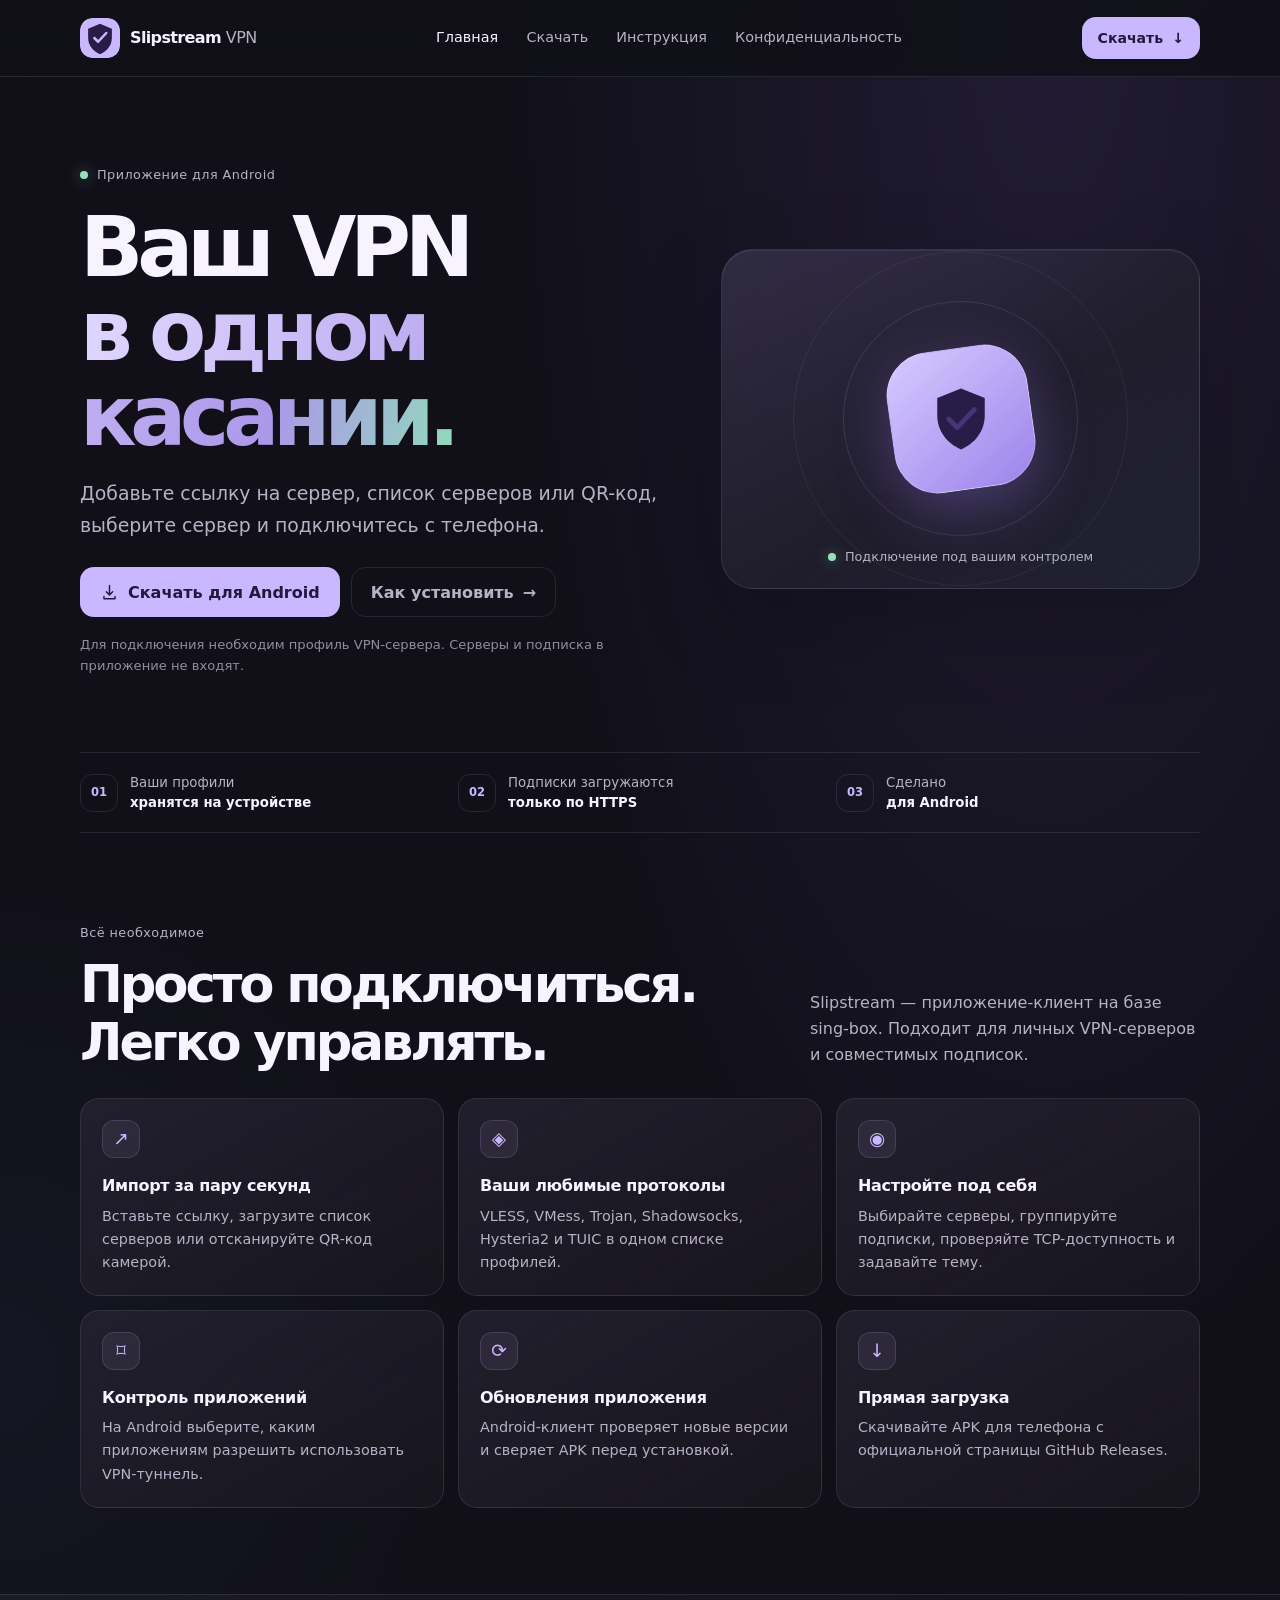
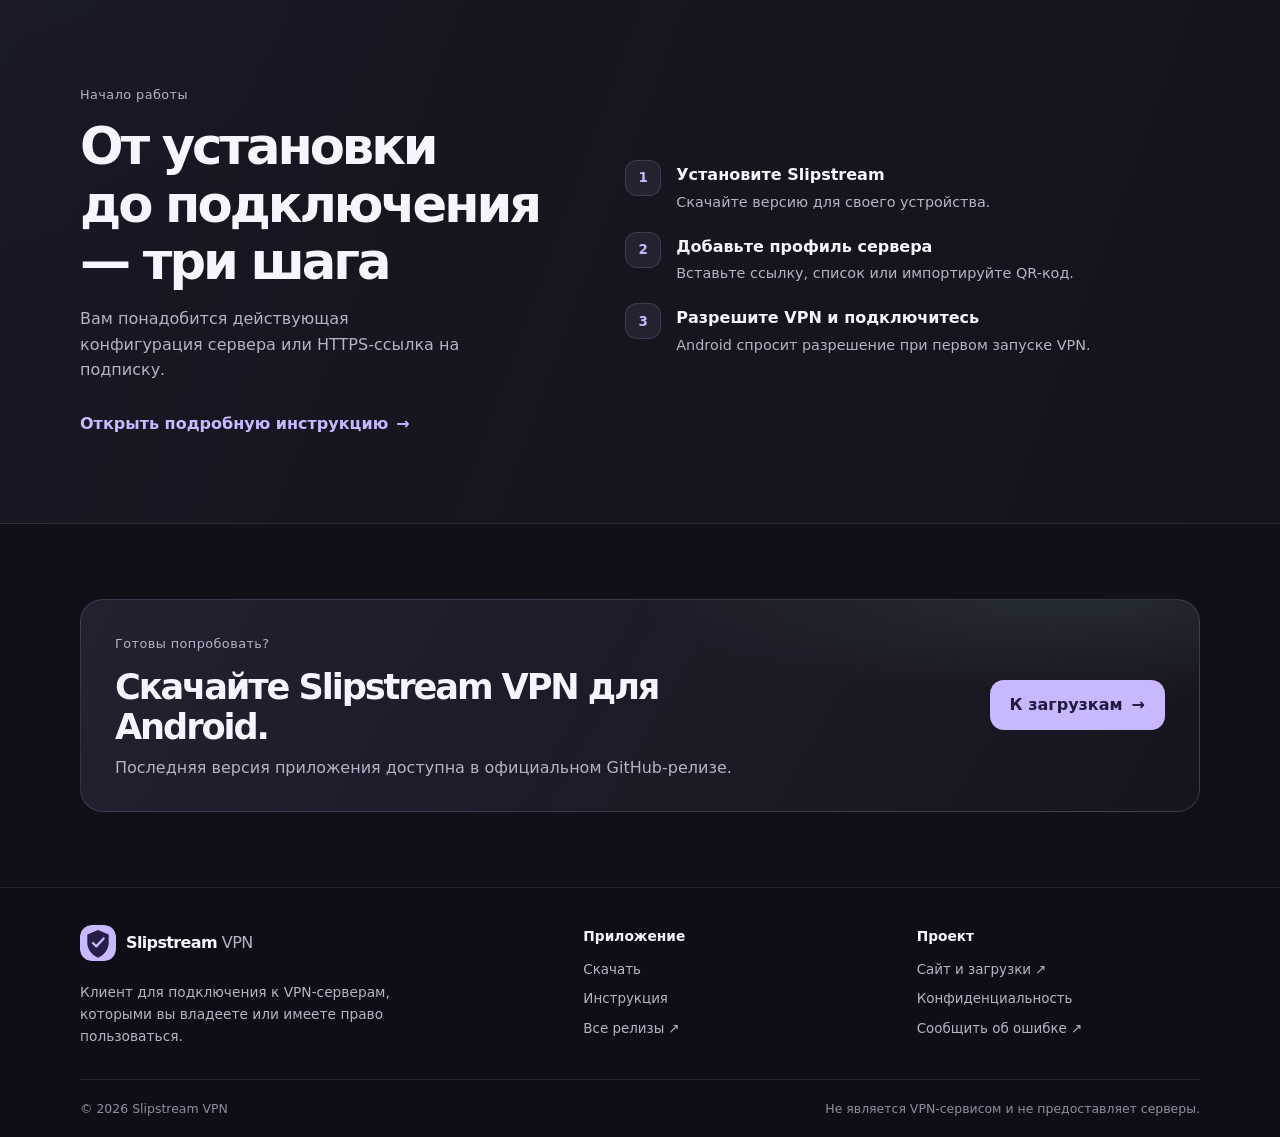
<file: index.html>
<!doctype html>
<html lang="ru">
<head>
  <meta charset="utf-8">
  <meta name="viewport" content="width=device-width, initial-scale=1">
  <meta name="theme-color" content="#111019">
  <meta name="description" content="Slipstream VPN для Android — добавьте свой сервер или подписку и подключайтесь одним нажатием.">
  <meta property="og:type" content="website">
  <meta property="og:title" content="Slipstream VPN — ваш VPN-клиент">
  <meta property="og:description" content="Скачайте приложение, добавьте профиль своего сервера и подключитесь в одно касание.">
  <title>Slipstream VPN — ваш VPN-клиент</title>
  <link rel="icon" href="favicon.svg" type="image/svg+xml">
  <link rel="stylesheet" href="styles.css">
  <script src="app.js" defer></script>
</head>
<body>
  <header class="site-header">
    <div class="container header-inner">
      <a class="brand" href="index.html" aria-label="Slipstream VPN — главная">
        <img src="favicon.svg" alt="" width="40" height="40">
        <span>Slipstream <span class="brand-light">VPN</span></span>
      </a>
      <details class="mobile-nav">
        <summary aria-label="Открыть меню"><span></span><span></span><span></span></summary>
        <nav class="nav nav-mobile" aria-label="Основная навигация">
          <a aria-current="page" href="index.html">Главная</a>
          <a href="downloads.html">Скачать</a>
          <a href="guide.html">Инструкция</a>
          <a href="privacy.html">Конфиденциальность</a>
        </nav>
      </details>
      <nav class="nav nav-desktop" aria-label="Основная навигация">
        <a aria-current="page" href="index.html">Главная</a>
        <a href="downloads.html">Скачать</a>
        <a href="guide.html">Инструкция</a>
        <a href="privacy.html">Конфиденциальность</a>
      </nav>
      <a class="button button-small button-primary header-cta" href="downloads.html">Скачать <span aria-hidden="true">↓</span></a>
    </div>
  </header>

  <main>
    <section class="container hero">
      <div class="hero-copy">
        <span class="eyebrow"><span class="status-dot"></span> Приложение для Android</span>
        <h1>Ваш VPN<br><span class="text-gradient">в одном касании.</span></h1>
        <p class="lead">Добавьте ссылку на сервер, список серверов или QR-код, выберите сервер и подключитесь с телефона.</p>
        <div class="hero-actions">
          <a class="button button-primary" href="downloads.html">
            <svg viewBox="0 0 24 24" fill="none" aria-hidden="true"><path d="M12 3v12m0 0 4-4m-4 4-4-4M5 17v3h14v-3" stroke="currentColor" stroke-width="1.8" stroke-linecap="round" stroke-linejoin="round"/></svg>
            Скачать для Android
          </a>
          <a class="button button-quiet" href="guide.html">
            Как установить <span aria-hidden="true">→</span>
          </a>
        </div>
        <p class="micro-copy">Для подключения необходим профиль VPN-сервера. Серверы и подписка в приложение не входят.</p>
      </div>
      <div class="hero-visual" aria-hidden="true">
        <div class="orbit orbit-one"></div>
        <div class="orbit orbit-two"></div>
        <div class="hero-shield">
          <svg viewBox="0 0 80 80" fill="none"><path d="M40 8 15 18v18c0 17 10.4 29.5 25 36 14.6-6.5 25-19 25-36V18L40 8Z" fill="currentColor"/><path d="m27 40 9 9 18-19" stroke="#483576" stroke-width="5" stroke-linecap="round" stroke-linejoin="round"/></svg>
        </div>
        <div class="visual-caption"><span class="status-dot"></span> Подключение под вашим контролем</div>
      </div>
    </section>

    <section class="container trust-strip" aria-label="Основные сведения">
      <div><span class="trust-icon">01</span><span>Ваши профили<br><strong>хранятся на устройстве</strong></span></div>
      <div><span class="trust-icon">02</span><span>Подписки загружаются<br><strong>только по HTTPS</strong></span></div>
      <div><span class="trust-icon">03</span><span>Сделано<br><strong>для Android</strong></span></div>
    </section>

    <section class="section container" aria-labelledby="features-title">
      <div class="section-heading">
        <div><span class="eyebrow">Всё необходимое</span><h2 id="features-title">Просто подключиться.<br>Легко управлять.</h2></div>
        <p>Slipstream — приложение-клиент на базе sing-box. Подходит для личных VPN-серверов и совместимых подписок.</p>
      </div>
      <div class="feature-grid">
        <article class="feature-card"><span class="feature-icon">↗</span><h3>Импорт за пару секунд</h3><p>Вставьте ссылку, загрузите список серверов или отсканируйте QR-код камерой.</p></article>
        <article class="feature-card"><span class="feature-icon">◈</span><h3>Ваши любимые протоколы</h3><p>VLESS, VMess, Trojan, Shadowsocks, Hysteria2 и TUIC в одном списке профилей.</p></article>
        <article class="feature-card"><span class="feature-icon">◉</span><h3>Настройте под себя</h3><p>Выбирайте серверы, группируйте подписки, проверяйте TCP-доступность и задавайте тему.</p></article>
        <article class="feature-card"><span class="feature-icon">⌑</span><h3>Контроль приложений</h3><p>На Android выберите, каким приложениям разрешить использовать VPN-туннель.</p></article>
        <article class="feature-card"><span class="feature-icon">⟳</span><h3>Обновления приложения</h3><p>Android-клиент проверяет новые версии и сверяет APK перед установкой.</p></article>
        <article class="feature-card"><span class="feature-icon">↓</span><h3>Прямая загрузка</h3><p>Скачивайте APK для телефона с официальной страницы GitHub Releases.</p></article>
      </div>
    </section>

    <section class="section section-tinted">
      <div class="container split-section">
        <div>
          <span class="eyebrow">Начало работы</span>
          <h2>От установки<br>до подключения — три шага</h2>
          <p class="muted">Вам понадобится действующая конфигурация сервера или HTTPS-ссылка на подписку.</p>
          <a class="text-link" href="guide.html">Открыть подробную инструкцию <span aria-hidden="true">→</span></a>
        </div>
        <ol class="step-list">
          <li><span>1</span><div><strong>Установите Slipstream</strong><p>Скачайте версию для своего устройства.</p></div></li>
          <li><span>2</span><div><strong>Добавьте профиль сервера</strong><p>Вставьте ссылку, список или импортируйте QR-код.</p></div></li>
          <li><span>3</span><div><strong>Разрешите VPN и подключитесь</strong><p>Android спросит разрешение при первом запуске VPN.</p></div></li>
        </ol>
      </div>
    </section>

    <section class="container callout">
      <div><span class="eyebrow">Готовы попробовать?</span><h2>Скачайте Slipstream VPN для Android.</h2><p>Последняя версия приложения доступна в официальном GitHub-релизе.</p></div>
      <a class="button button-primary" href="downloads.html">К загрузкам <span aria-hidden="true">→</span></a>
    </section>
  </main>

  <footer class="site-footer">
    <div class="container footer-main">
      <div class="footer-about"><a class="brand" href="index.html"><img src="favicon.svg" alt="" width="36" height="36"><span>Slipstream <span class="brand-light">VPN</span></span></a><p>Клиент для подключения к VPN-серверам, которыми вы владеете или имеете право пользоваться.</p></div>
      <div class="footer-column"><strong>Приложение</strong><a href="downloads.html">Скачать</a><a href="guide.html">Инструкция</a><a href="https://github.com/Nymos-oz/Slipstream-VPN-Downloads/releases" target="_blank" rel="noopener noreferrer">Все релизы ↗</a></div>
      <div class="footer-column"><strong>Проект</strong><a href="https://github.com/Nymos-oz/Slipstream-VPN-Downloads" target="_blank" rel="noopener noreferrer">Сайт и загрузки ↗</a><a href="privacy.html">Конфиденциальность</a><a href="https://github.com/Nymos-oz/Slipstream-VPN-Downloads/issues" target="_blank" rel="noopener noreferrer">Сообщить об ошибке ↗</a></div>
    </div>
    <div class="container footer-bottom"><span>© <span data-current-year></span> Slipstream VPN</span><span>Не является VPN-сервисом и не предоставляет серверы.</span></div>
  </footer>
</body>
</html>
</file>
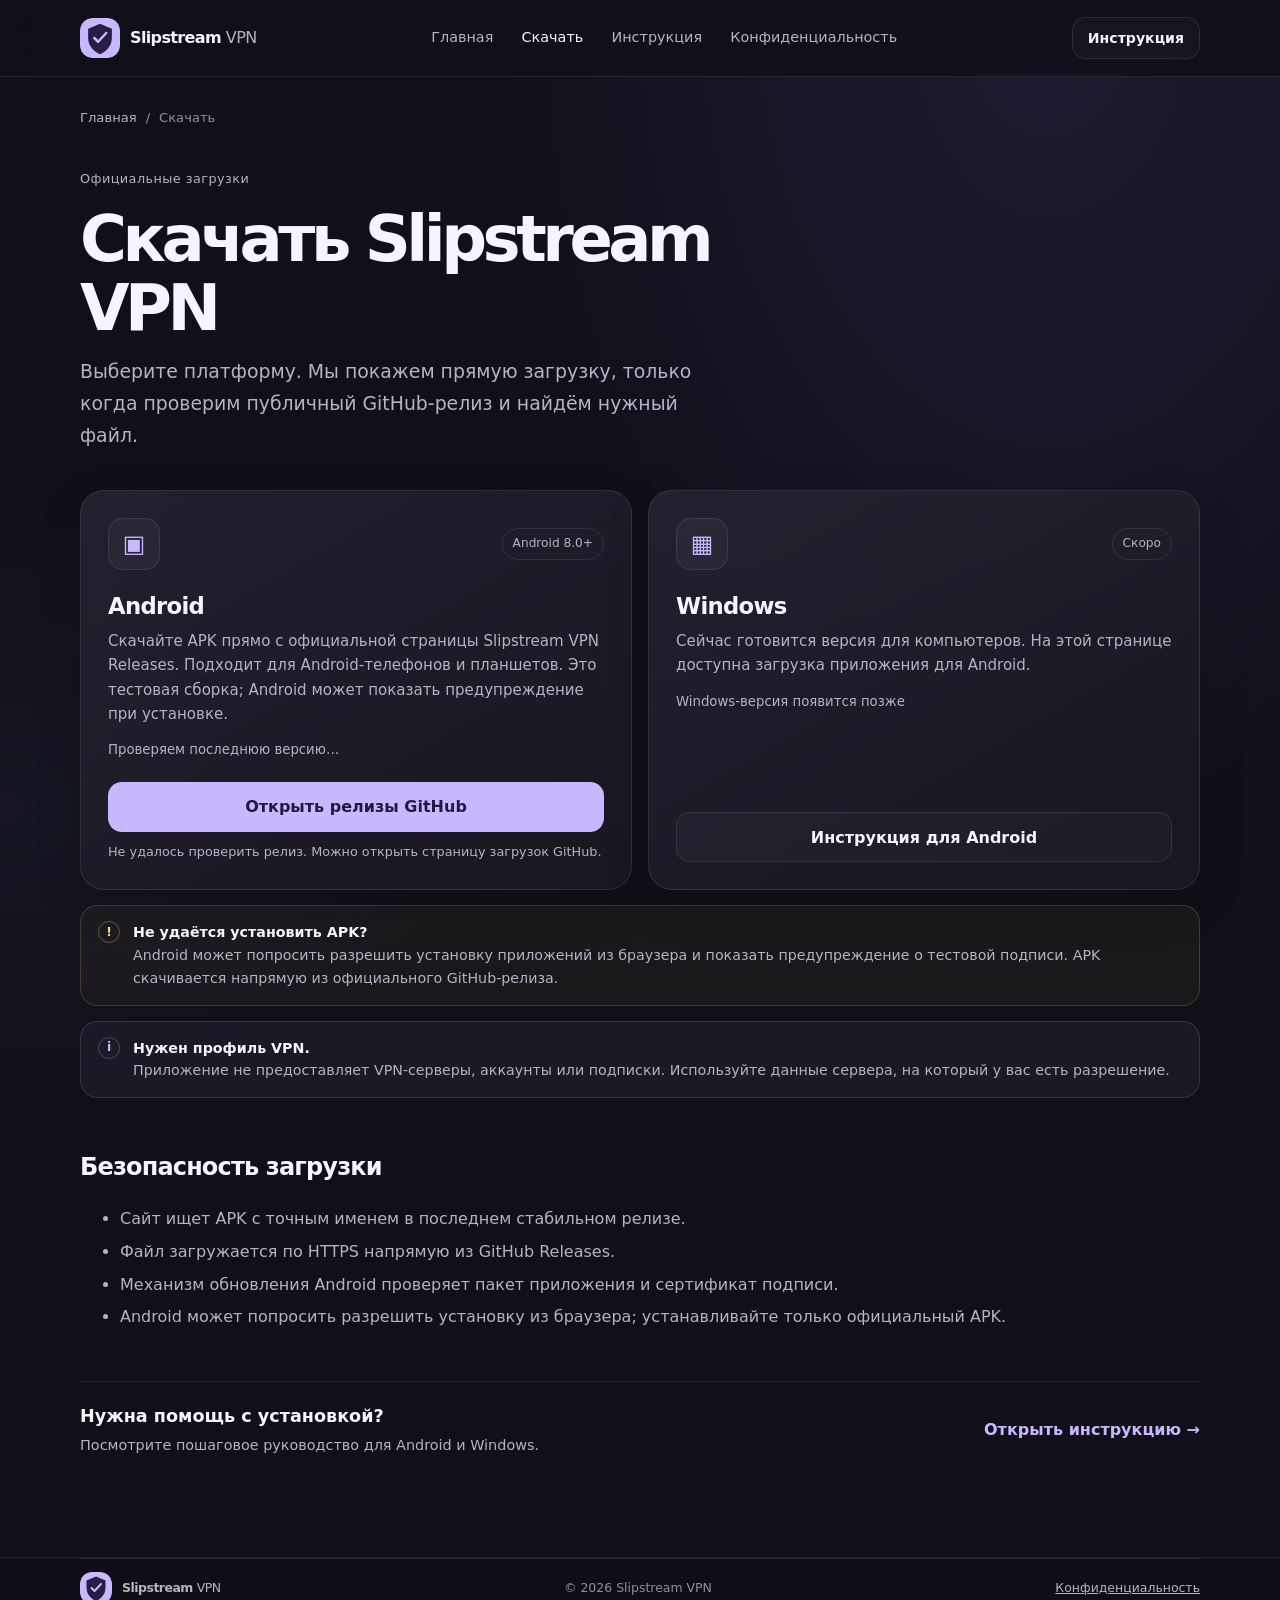
<file: downloads.html>
<!doctype html>
<html lang="ru">
<head>
  <meta charset="utf-8">
  <meta name="viewport" content="width=device-width, initial-scale=1">
  <meta name="theme-color" content="#111019">
  <meta name="description" content="Скачайте приложение Slipstream VPN для Android с официальной страницы GitHub Releases.">
  <title>Скачать приложение — Slipstream VPN</title>
  <link rel="icon" href="favicon.svg" type="image/svg+xml">
  <link rel="stylesheet" href="styles.css?v=2">
  <script src="app.js?v=3" defer></script>
</head>
<body>
  <header class="site-header"><div class="container header-inner">
    <a class="brand" href="index.html"><img src="favicon.svg" alt="" width="40" height="40"><span>Slipstream <span class="brand-light">VPN</span></span></a>
    <details class="mobile-nav"><summary aria-label="Открыть меню"><span></span><span></span><span></span></summary><nav class="nav nav-mobile" aria-label="Основная навигация"><a href="index.html">Главная</a><a aria-current="page" href="downloads.html">Скачать</a><a href="guide.html">Инструкция</a><a href="privacy.html">Конфиденциальность</a></nav></details>
    <nav class="nav nav-desktop" aria-label="Основная навигация"><a href="index.html">Главная</a><a aria-current="page" href="downloads.html">Скачать</a><a href="guide.html">Инструкция</a><a href="privacy.html">Конфиденциальность</a></nav>
    <a class="button button-small button-secondary header-cta" href="guide.html">Инструкция</a>
  </div></header>

  <main class="container page-main">
    <div class="breadcrumbs"><a href="index.html">Главная</a><span aria-hidden="true">/</span><span>Скачать</span></div>
    <section class="page-intro"><span class="eyebrow">Официальные загрузки</span><h1>Скачать Slipstream VPN</h1><p class="lead">Выберите платформу. Мы покажем прямую загрузку, только когда проверим публичный GitHub-релиз и найдём нужный файл.</p></section>

    <div class="download-grid download-grid-page">
      <article class="download-card download-card-large">
        <div class="card-top"><span class="platform-icon platform-icon-large" aria-hidden="true">▣</span><span class="badge" id="android-badge">Android 8.0+</span></div>
        <h2>Android</h2><p>Скачайте APK прямо с официальной страницы Slipstream VPN Releases. Подходит для Android-телефонов и планшетов. Это тестовая сборка; Android может показать предупреждение при установке.</p>
        <div class="card-meta"><span id="android-version">Проверяем последнюю версию…</span><span id="android-size"></span></div>
        <div class="checksum" id="android-checksum" hidden>
          <strong>Проверка SHA-256</strong>
          <code id="android-sha256"></code>
          <button class="checksum-copy" id="android-sha256-copy" type="button">Копировать SHA-256</button>
          <span class="download-status" id="android-sha256-status" role="status" aria-live="polite"></span>
        </div>
        <div class="card-action"><a class="button button-primary" id="android-download" href="https://github.com/Nymos-oz/Slipstream-VPN-Downloads/releases/latest">Открыть релизы GitHub</a><p class="download-status" id="android-status" role="status">Ищем APK в последнем стабильном релизе…</p></div>
      </article>
      <article class="download-card download-card-large">
        <div class="card-top"><span class="platform-icon platform-icon-large" aria-hidden="true">▦</span><span class="badge">Скоро</span></div>
        <h2>Windows</h2><p>Сейчас готовится версия для компьютеров. На этой странице доступна загрузка приложения для Android.</p>
        <div class="card-meta"><span>Windows-версия появится позже</span></div>
        <div class="card-action"><a class="button button-secondary" href="guide.html">Инструкция для Android</a></div>
      </article>
    </div>

    <aside class="notice notice-warning"><span class="notice-symbol" aria-hidden="true">!</span><div><strong>Не удаётся установить APK?</strong><br>Android может попросить разрешить установку приложений из браузера и показать предупреждение о тестовой подписи. APK скачивается напрямую из официального GitHub-релиза.</div></aside>
    <aside class="notice"><span class="notice-symbol" aria-hidden="true">i</span><div><strong>Нужен профиль VPN.</strong><br>Приложение не предоставляет VPN-серверы, аккаунты или подписки. Используйте данные сервера, на который у вас есть разрешение.</div></aside>

    <section class="section compact-section"><h2>Безопасность загрузки</h2><div class="prose"><ul><li>Сайт ищет APK с точным именем в последнем стабильном релизе.</li><li>Файл загружается по HTTPS напрямую из GitHub Releases.</li><li>Механизм обновления Android проверяет пакет приложения и сертификат подписи.</li><li>Android может попросить разрешить установку из браузера; устанавливайте только официальный APK.</li></ul></div></section>
    <section class="inline-cta"><div><h2>Нужна помощь с установкой?</h2><p>Посмотрите пошаговое руководство для Android и Windows.</p></div><a class="text-link" href="guide.html">Открыть инструкцию →</a></section>
  </main>

  <footer class="site-footer"><div class="container footer-bottom"><a class="brand" href="index.html"><img src="favicon.svg" alt="" width="32" height="32"><span>Slipstream <span class="brand-light">VPN</span></span></a><span>© <span data-current-year></span> Slipstream VPN</span><a href="privacy.html">Конфиденциальность</a></div></footer>
</body>
</html>
</file>
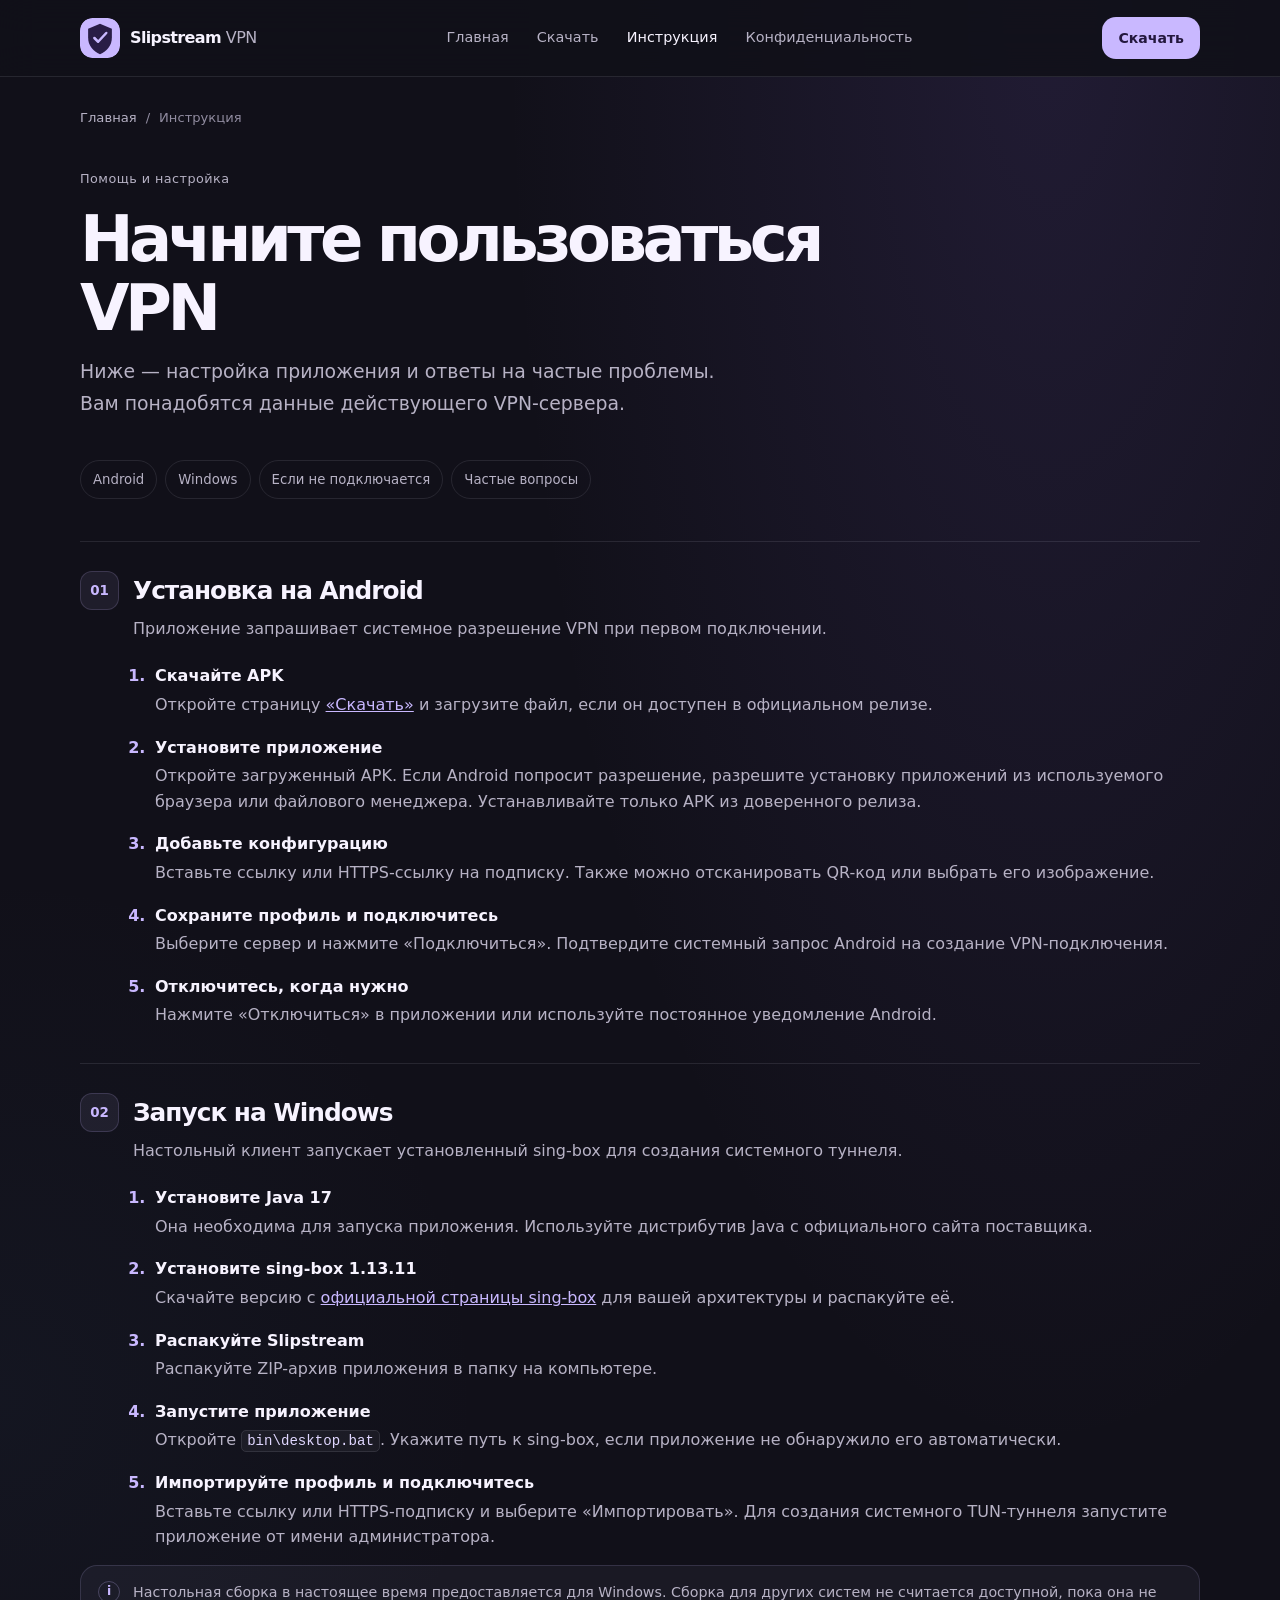
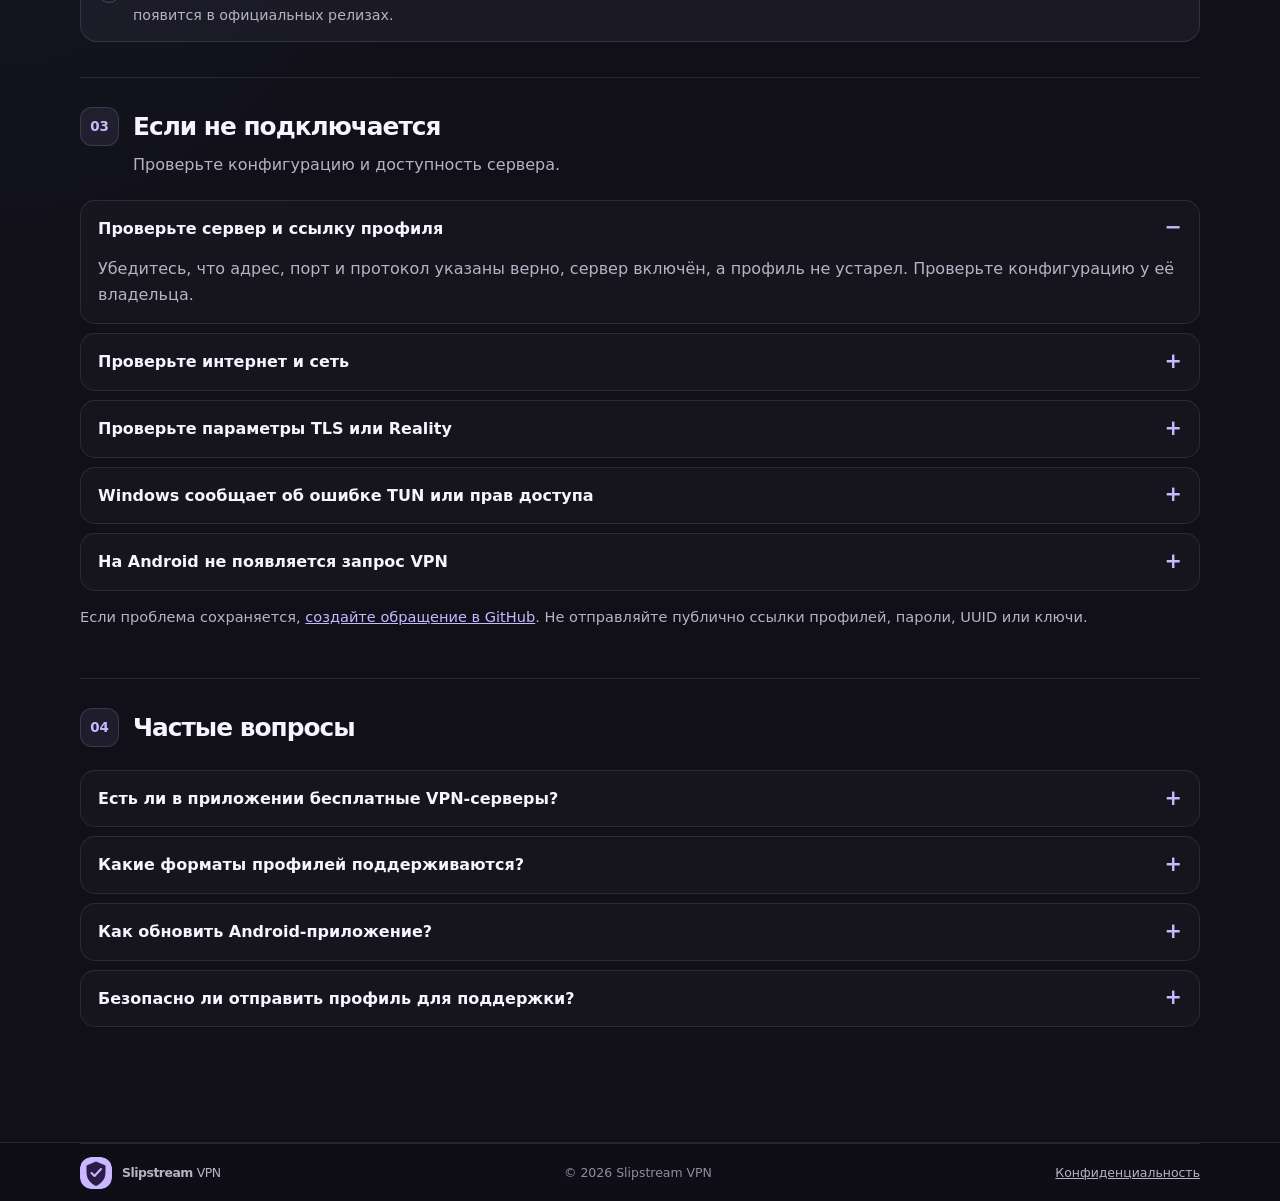
<file: guide.html>
<!doctype html>
<html lang="ru">
<head>
  <meta charset="utf-8">
  <meta name="viewport" content="width=device-width, initial-scale=1">
  <meta name="theme-color" content="#111019">
  <meta name="description" content="Инструкция по установке и настройке Slipstream VPN на Android и Windows.">
  <title>Инструкция — Slipstream VPN</title>
  <link rel="icon" href="favicon.svg" type="image/svg+xml">
  <link rel="stylesheet" href="styles.css">
  <script src="app.js" defer></script>
</head>
<body>
  <header class="site-header"><div class="container header-inner">
    <a class="brand" href="index.html"><img src="favicon.svg" alt="" width="40" height="40"><span>Slipstream <span class="brand-light">VPN</span></span></a>
    <details class="mobile-nav"><summary aria-label="Открыть меню"><span></span><span></span><span></span></summary><nav class="nav nav-mobile" aria-label="Основная навигация"><a href="index.html">Главная</a><a href="downloads.html">Скачать</a><a aria-current="page" href="guide.html">Инструкция</a><a href="privacy.html">Конфиденциальность</a></nav></details>
    <nav class="nav nav-desktop" aria-label="Основная навигация"><a href="index.html">Главная</a><a href="downloads.html">Скачать</a><a aria-current="page" href="guide.html">Инструкция</a><a href="privacy.html">Конфиденциальность</a></nav>
    <a class="button button-small button-primary header-cta" href="downloads.html">Скачать</a>
  </div></header>

  <main class="container page-main">
    <div class="breadcrumbs"><a href="index.html">Главная</a><span aria-hidden="true">/</span><span>Инструкция</span></div>
    <section class="page-intro"><span class="eyebrow">Помощь и настройка</span><h1>Начните пользоваться VPN</h1><p class="lead">Ниже — настройка приложения и ответы на частые проблемы. Вам понадобятся данные действующего VPN-сервера.</p></section>

    <nav class="guide-index" aria-label="Разделы инструкции"><a href="#android">Android</a><a href="#windows">Windows</a><a href="#troubleshooting">Если не подключается</a><a href="#faq">Частые вопросы</a></nav>

    <section class="doc-section" id="android"><div class="doc-heading"><span class="doc-number">01</span><div><h2>Установка на Android</h2><p>Приложение запрашивает системное разрешение VPN при первом подключении.</p></div></div>
      <ol class="instruction-list">
        <li><strong>Скачайте APK</strong><p>Откройте страницу <a href="downloads.html">«Скачать»</a> и загрузите файл, если он доступен в официальном релизе.</p></li>
        <li><strong>Установите приложение</strong><p>Откройте загруженный APK. Если Android попросит разрешение, разрешите установку приложений из используемого браузера или файлового менеджера. Устанавливайте только APK из доверенного релиза.</p></li>
        <li><strong>Добавьте конфигурацию</strong><p>Вставьте ссылку или HTTPS-ссылку на подписку. Также можно отсканировать QR-код или выбрать его изображение.</p></li>
        <li><strong>Сохраните профиль и подключитесь</strong><p>Выберите сервер и нажмите «Подключиться». Подтвердите системный запрос Android на создание VPN-подключения.</p></li>
        <li><strong>Отключитесь, когда нужно</strong><p>Нажмите «Отключиться» в приложении или используйте постоянное уведомление Android.</p></li>
      </ol>
    </section>

    <section class="doc-section" id="windows"><div class="doc-heading"><span class="doc-number">02</span><div><h2>Запуск на Windows</h2><p>Настольный клиент запускает установленный sing-box для создания системного туннеля.</p></div></div>
      <ol class="instruction-list">
        <li><strong>Установите Java 17</strong><p>Она необходима для запуска приложения. Используйте дистрибутив Java с официального сайта поставщика.</p></li>
        <li><strong>Установите sing-box 1.13.11</strong><p>Скачайте версию с <a href="https://github.com/SagerNet/sing-box/releases/tag/v1.13.11" target="_blank" rel="noopener noreferrer">официальной страницы sing-box</a> для вашей архитектуры и распакуйте её.</p></li>
        <li><strong>Распакуйте Slipstream</strong><p>Распакуйте ZIP-архив приложения в папку на компьютере.</p></li>
        <li><strong>Запустите приложение</strong><p>Откройте <code>bin\desktop.bat</code>. Укажите путь к sing-box, если приложение не обнаружило его автоматически.</p></li>
        <li><strong>Импортируйте профиль и подключитесь</strong><p>Вставьте ссылку или HTTPS-подписку и выберите «Импортировать». Для создания системного TUN-туннеля запустите приложение от имени администратора.</p></li>
      </ol>
      <aside class="notice"><span class="notice-symbol" aria-hidden="true">i</span><div>Настольная сборка в настоящее время предоставляется для Windows. Сборка для других систем не считается доступной, пока она не появится в официальных релизах.</div></aside>
    </section>

    <section class="doc-section" id="troubleshooting"><div class="doc-heading"><span class="doc-number">03</span><div><h2>Если не подключается</h2><p>Проверьте конфигурацию и доступность сервера.</p></div></div>
      <div class="faq-list">
        <details class="faq-item" open><summary>Проверьте сервер и ссылку профиля</summary><p>Убедитесь, что адрес, порт и протокол указаны верно, сервер включён, а профиль не устарел. Проверьте конфигурацию у её владельца.</p></details>
        <details class="faq-item"><summary>Проверьте интернет и сеть</summary><p>Откройте обычную страницу без VPN. В некоторых сетях подключения к VPN-серверам или UDP-трафик блокируются.</p></details>
        <details class="faq-item"><summary>Проверьте параметры TLS или Reality</summary><p>Для VLESS Reality сверяйте публичный ключ, short ID, SNI и отпечаток с исходной конфигурацией. Неверные параметры мешают установить защищённое соединение.</p></details>
        <details class="faq-item"><summary>Windows сообщает об ошибке TUN или прав доступа</summary><p>Запустите приложение от имени администратора и проверьте, что выбран совместимый sing-box 1.13.11. Не запускайте одновременно несколько VPN-клиентов, изменяющих маршруты.</p></details>
        <details class="faq-item"><summary>На Android не появляется запрос VPN</summary><p>Отключите уже запущенное VPN-подключение в системных настройках и повторите попытку. Android разрешает активное VPN-подключение только одному приложению одновременно.</p></details>
      </div>
      <p class="issue-note">Если проблема сохраняется, <a href="https://github.com/Nymos-oz/Slipstream-VPN-Downloads/issues" target="_blank" rel="noopener noreferrer">создайте обращение в GitHub</a>. Не отправляйте публично ссылки профилей, пароли, UUID или ключи.</p>
    </section>

    <section class="doc-section" id="faq"><div class="doc-heading"><span class="doc-number">04</span><div><h2>Частые вопросы</h2></div></div>
      <div class="faq-list">
        <details class="faq-item"><summary>Есть ли в приложении бесплатные VPN-серверы?</summary><p>Нет. Slipstream — приложение-клиент. Оно не предоставляет серверы, VPN-аккаунты или подписки.</p></details>
        <details class="faq-item"><summary>Какие форматы профилей поддерживаются?</summary><p>Поддерживаются ссылки VLESS, VMess, Trojan, Shadowsocks, Hysteria2 и TUIC. Возможности конкретного сервера и расширения протокола могут различаться.</p></details>
        <details class="faq-item"><summary>Как обновить Android-приложение?</summary><p>Используйте проверку обновлений в приложении или скачайте APK из официального релиза. Для обновления подпись файла должна совпадать с уже установленной сборкой.</p></details>
        <details class="faq-item"><summary>Безопасно ли отправить профиль для поддержки?</summary><p>Ссылки профиля часто содержат секреты доступа. Не публикуйте их и не прикладывайте к общедоступному обращению. Сначала удалите пароли, UUID, ключи и адреса серверов.</p></details>
      </div>
    </section>
  </main>

  <footer class="site-footer"><div class="container footer-bottom"><a class="brand" href="index.html"><img src="favicon.svg" alt="" width="32" height="32"><span>Slipstream <span class="brand-light">VPN</span></span></a><span>© <span data-current-year></span> Slipstream VPN</span><a href="privacy.html">Конфиденциальность</a></div></footer>
</body>
</html>
</file>
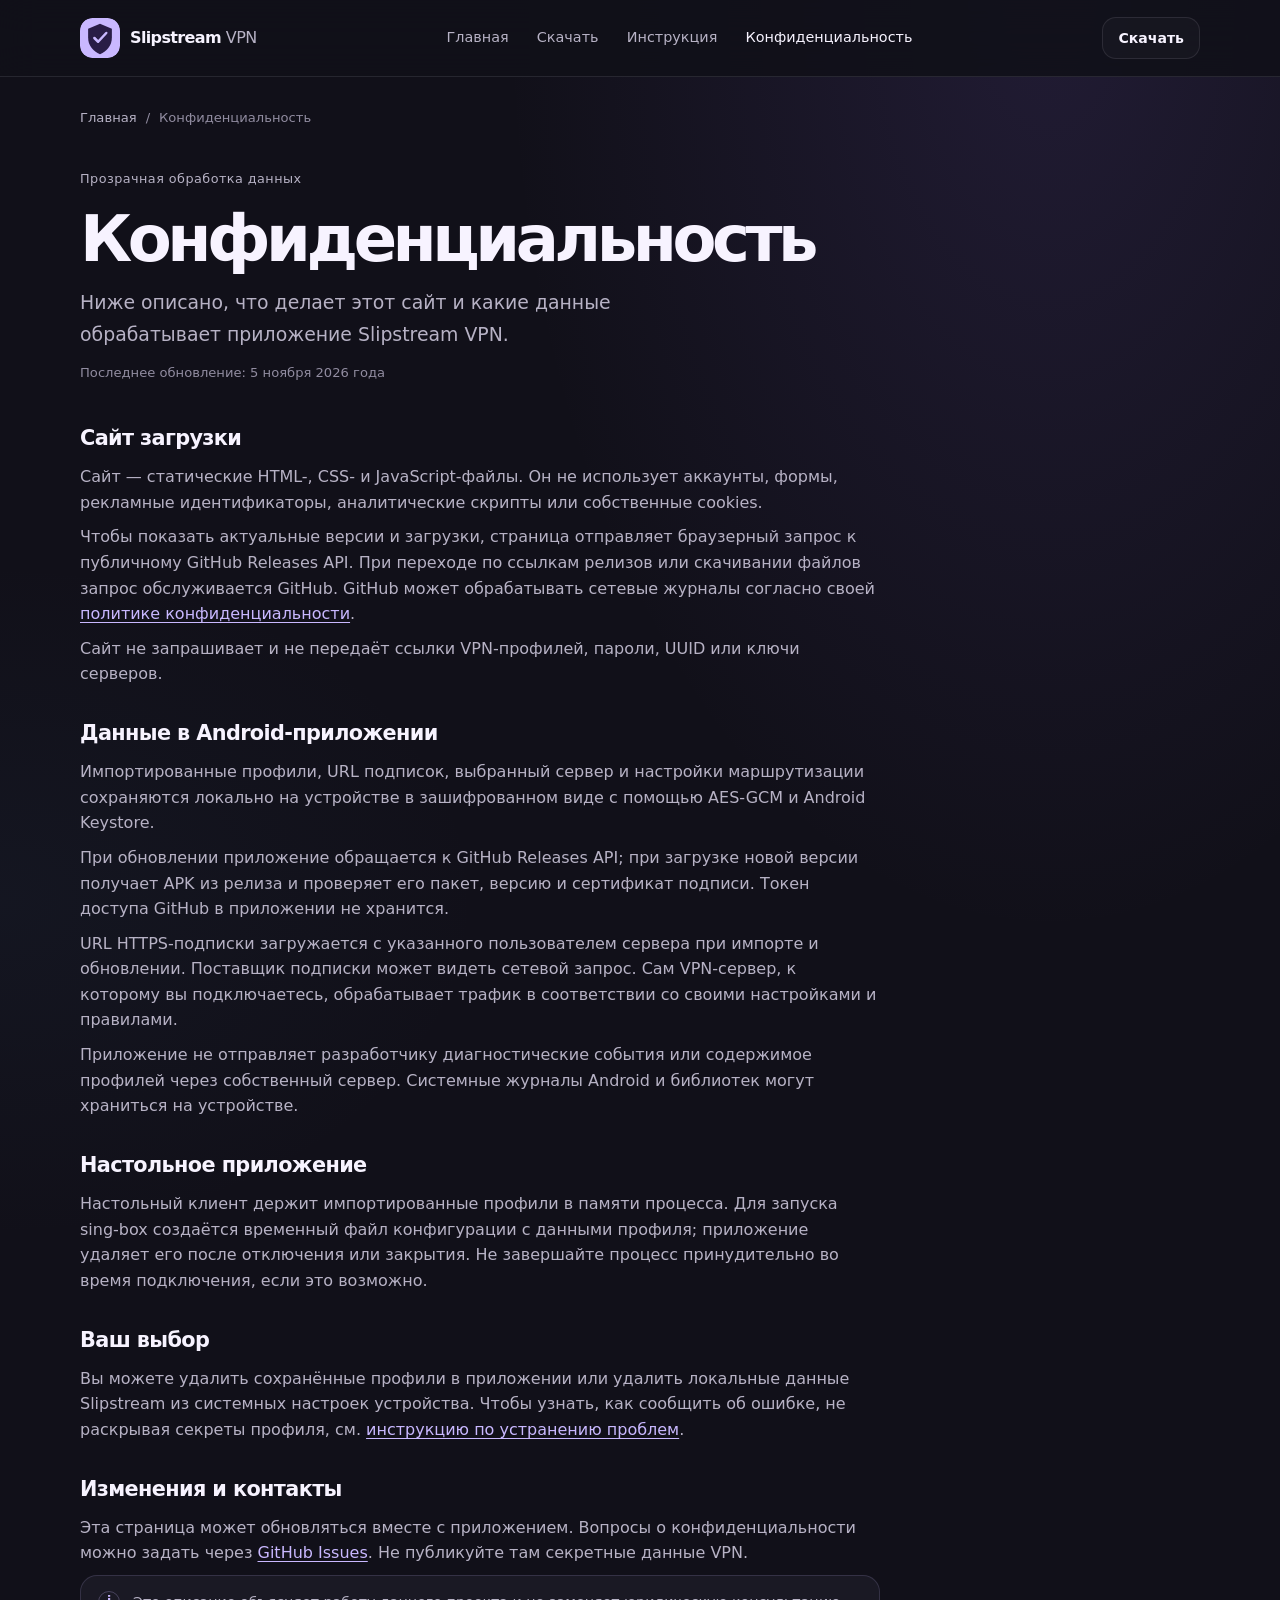
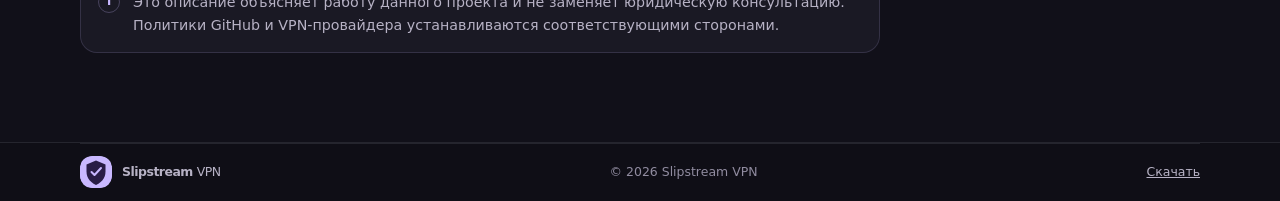
<file: privacy.html>
<!doctype html>
<html lang="ru">
<head>
  <meta charset="utf-8">
  <meta name="viewport" content="width=device-width, initial-scale=1">
  <meta name="theme-color" content="#111019">
  <meta name="description" content="Информация о данных, которые обрабатывают сайт Slipstream VPN и приложение.">
  <title>Конфиденциальность — Slipstream VPN</title>
  <link rel="icon" href="favicon.svg" type="image/svg+xml">
  <link rel="stylesheet" href="styles.css">
  <script src="app.js" defer></script>
</head>
<body>
  <header class="site-header"><div class="container header-inner">
    <a class="brand" href="index.html"><img src="favicon.svg" alt="" width="40" height="40"><span>Slipstream <span class="brand-light">VPN</span></span></a>
    <details class="mobile-nav"><summary aria-label="Открыть меню"><span></span><span></span><span></span></summary><nav class="nav nav-mobile" aria-label="Основная навигация"><a href="index.html">Главная</a><a href="downloads.html">Скачать</a><a href="guide.html">Инструкция</a><a aria-current="page" href="privacy.html">Конфиденциальность</a></nav></details>
    <nav class="nav nav-desktop" aria-label="Основная навигация"><a href="index.html">Главная</a><a href="downloads.html">Скачать</a><a href="guide.html">Инструкция</a><a aria-current="page" href="privacy.html">Конфиденциальность</a></nav>
    <a class="button button-small button-secondary header-cta" href="downloads.html">Скачать</a>
  </div></header>

  <main class="container page-main">
    <div class="breadcrumbs"><a href="index.html">Главная</a><span aria-hidden="true">/</span><span>Конфиденциальность</span></div>
    <section class="page-intro"><span class="eyebrow">Прозрачная обработка данных</span><h1>Конфиденциальность</h1><p class="lead">Ниже описано, что делает этот сайт и какие данные обрабатывает приложение Slipstream VPN.</p><p class="micro-copy">Последнее обновление: 5 ноября 2026 года</p></section>
    <article class="prose policy-content">
      <h2>Сайт загрузки</h2>
      <p>Сайт — статические HTML-, CSS- и JavaScript-файлы. Он не использует аккаунты, формы, рекламные идентификаторы, аналитические скрипты или собственные cookies.</p>
      <p>Чтобы показать актуальные версии и загрузки, страница отправляет браузерный запрос к публичному GitHub Releases API. При переходе по ссылкам релизов или скачивании файлов запрос обслуживается GitHub. GitHub может обрабатывать сетевые журналы согласно своей <a href="https://docs.github.com/en/site-policy/privacy-policies/github-general-privacy-statement" target="_blank" rel="noopener noreferrer">политике конфиденциальности</a>.</p>
      <p>Сайт не запрашивает и не передаёт ссылки VPN-профилей, пароли, UUID или ключи серверов.</p>

      <h2>Данные в Android-приложении</h2>
      <p>Импортированные профили, URL подписок, выбранный сервер и настройки маршрутизации сохраняются локально на устройстве в зашифрованном виде с помощью AES-GCM и Android Keystore.</p>
      <p>При обновлении приложение обращается к GitHub Releases API; при загрузке новой версии получает APK из релиза и проверяет его пакет, версию и сертификат подписи. Токен доступа GitHub в приложении не хранится.</p>
      <p>URL HTTPS-подписки загружается с указанного пользователем сервера при импорте и обновлении. Поставщик подписки может видеть сетевой запрос. Сам VPN-сервер, к которому вы подключаетесь, обрабатывает трафик в соответствии со своими настройками и правилами.</p>
      <p>Приложение не отправляет разработчику диагностические события или содержимое профилей через собственный сервер. Системные журналы Android и библиотек могут храниться на устройстве.</p>

      <h2>Настольное приложение</h2>
      <p>Настольный клиент держит импортированные профили в памяти процесса. Для запуска sing-box создаётся временный файл конфигурации с данными профиля; приложение удаляет его после отключения или закрытия. Не завершайте процесс принудительно во время подключения, если это возможно.</p>

      <h2>Ваш выбор</h2>
      <p>Вы можете удалить сохранённые профили в приложении или удалить локальные данные Slipstream из системных настроек устройства. Чтобы узнать, как сообщить об ошибке, не раскрывая секреты профиля, см. <a href="guide.html#troubleshooting">инструкцию по устранению проблем</a>.</p>

      <h2>Изменения и контакты</h2>
      <p>Эта страница может обновляться вместе с приложением. Вопросы о конфиденциальности можно задать через <a href="https://github.com/Nymos-oz/Slipstream-VPN-Downloads/issues" target="_blank" rel="noopener noreferrer">GitHub Issues</a>. Не публикуйте там секретные данные VPN.</p>
      <p class="notice"><span class="notice-symbol" aria-hidden="true">i</span><span>Это описание объясняет работу данного проекта и не заменяет юридическую консультацию. Политики GitHub и VPN-провайдера устанавливаются соответствующими сторонами.</span></p>
    </article>
  </main>

  <footer class="site-footer"><div class="container footer-bottom"><a class="brand" href="index.html"><img src="favicon.svg" alt="" width="32" height="32"><span>Slipstream <span class="brand-light">VPN</span></span></a><span>© <span data-current-year></span> Slipstream VPN</span><a href="downloads.html">Скачать</a></div></footer>
</body>
</html>
</file>
<file: styles.css>
:root {
  color-scheme: dark;
  --bg: #111019;
  --surface: #191720;
  --surface-raised: #211f2a;
  --border: rgba(235, 230, 255, .1);
  --text: #f7f3ff;
  --muted: #b7b2c5;
  --subtle: #918ca0;
  --accent: #c9b8ff;
  --accent-strong: #ad92ff;
  --accent-ink: #24183e;
  --green: #91e2ba;
  --radius: 24px;
  font-synthesis: none;
  text-rendering: optimizeLegibility;
}

* { box-sizing: border-box; }

html { min-width: 320px; scroll-behavior: smooth; scroll-padding-top: 90px; }

body {
  min-width: 320px;
  margin: 0;
  background:
    radial-gradient(ellipse at 82% 0%, rgba(116, 87, 190, .16), transparent 34rem),
    radial-gradient(ellipse at 0% 50%, rgba(57, 91, 128, .08), transparent 30rem),
    var(--bg);
  color: var(--text);
  font: 16px/1.6 Inter, ui-sans-serif, system-ui, -apple-system, "Segoe UI", sans-serif;
  -webkit-font-smoothing: antialiased;
}

body, button, a { -webkit-tap-highlight-color: transparent; }
a { color: var(--accent); }
a:hover { color: #e2d9ff; }
a:focus-visible, button:focus-visible, summary:focus-visible {
  outline: 3px solid var(--accent);
  outline-offset: 4px;
}

::selection { background: rgba(201, 184, 255, .32); color: var(--text); }

.container { width: min(1120px, calc(100% - 44px)); margin-inline: auto; }

.site-header {
  position: sticky;
  z-index: 10;
  top: 0;
  border-bottom: 1px solid var(--border);
  background: rgba(17, 16, 25, .88);
  backdrop-filter: blur(18px);
}

.header-inner { display: flex; min-height: 76px; align-items: center; justify-content: space-between; gap: 25px; }
.brand { display: inline-flex; flex: 0 0 auto; align-items: center; gap: 10px; color: var(--text); font-weight: 760; letter-spacing: -.04em; text-decoration: none; }
.brand img { display: block; border-radius: 12px; }
.brand-light { color: var(--muted); font-weight: 520; }
.nav { display: flex; align-items: center; gap: clamp(14px, 2.2vw, 29px); }
.nav a, .footer-column a { color: var(--muted); font-size: .9rem; text-decoration: none; }
.nav a:hover, .footer-column a:hover { color: var(--text); }
.nav a[aria-current="page"] { color: var(--text); }
.header-cta { min-height: 42px !important; }
.mobile-nav { display: none; }

.button {
  display: inline-flex;
  min-height: 50px;
  align-items: center;
  justify-content: center;
  gap: 9px;
  padding: 0 19px;
  border: 1px solid transparent;
  border-radius: 14px;
  font: inherit;
  font-weight: 700;
  text-align: center;
  text-decoration: none;
  transition: transform .18s ease, background .18s ease, border-color .18s ease;
}
.button:hover { transform: translateY(-2px); }
.button svg { width: 19px; height: 19px; flex: 0 0 auto; }
.button-primary { background: var(--accent); color: var(--accent-ink); }
.button-primary:hover { background: #d7cbff; color: var(--accent-ink); }
.button-secondary { border-color: var(--border); background: rgba(255,255,255,.025); color: var(--text); }
.button-secondary:hover, .button-quiet:hover { border-color: rgba(201,184,255,.42); background: rgba(201,184,255,.07); color: var(--text); }
.button-quiet { border-color: var(--border); background: transparent; color: var(--muted); }
.button-small { min-height: 43px; padding-inline: 15px; font-size: .88rem; }

.hero { display: grid; grid-template-columns: minmax(0, 1.1fr) minmax(300px, .9fr); gap: 56px; align-items: center; padding-block: 84px 76px; }
.hero-copy { max-width: 625px; }
.eyebrow { display: inline-flex; align-items: center; gap: 9px; color: var(--muted); font-size: .8rem; letter-spacing: .035em; }
.status-dot { width: 8px; height: 8px; flex: 0 0 auto; border-radius: 50%; background: var(--green); box-shadow: 0 0 14px rgba(145,226,186,.48); }
h1, h2, h3, p { overflow-wrap: anywhere; }
.hero h1 { margin: 19px 0 17px; font-size: clamp(3rem, 6.5vw, 5.2rem); line-height: 1.02; letter-spacing: -.075em; }
.text-gradient { background: linear-gradient(100deg, #e0d7ff, #ac98e9 74%, #91dabb); background-clip: text; color: transparent; }
.lead { max-width: 660px; margin: 0; color: var(--muted); font-size: clamp(1.05rem, 2vw, 1.18rem); line-height: 1.7; }
.hero-actions { display: flex; flex-wrap: wrap; gap: 11px; margin-top: 26px; }
.micro-copy { margin: 17px 0 0; color: var(--subtle); font-size: .82rem; }

.hero-visual {
  position: relative;
  display: grid;
  min-height: 340px;
  place-items: center;
  overflow: hidden;
  border: 1px solid var(--border);
  border-radius: 32px;
  background: linear-gradient(145deg, rgba(201,184,255,.14), rgba(34,31,45,.8) 55%, rgba(74,114,129,.12));
  box-shadow: inset 0 1px rgba(255,255,255,.06), 0 30px 90px rgba(0,0,0,.2);
}
.orbit { position: absolute; width: 235px; height: 235px; border: 1px solid rgba(201,184,255,.14); border-radius: 50%; }
.orbit-two { width: 335px; height: 335px; border-color: rgba(201,184,255,.08); }
.hero-shield { z-index: 1; display: grid; width: 142px; height: 142px; place-items: center; border: 1px solid rgba(255,255,255,.2); border-radius: 44px; background: linear-gradient(145deg, #d6caff, #9d83eb); box-shadow: 0 18px 55px rgba(148,117,231,.34); transform: rotate(-8deg); }
.hero-shield svg { width: 76px; height: 76px; color: #281c49; transform: rotate(8deg); }
.visual-caption { position: absolute; bottom: 20px; display: flex; align-items: center; gap: 9px; color: var(--muted); font-size: .8rem; }

.trust-strip { display: grid; grid-template-columns: repeat(3, 1fr); gap: 14px; padding: 20px 0; border-top: 1px solid var(--border); border-bottom: 1px solid var(--border); }
.trust-strip > div { display: flex; align-items: center; gap: 12px; color: var(--muted); font-size: .83rem; line-height: 1.45; }
.trust-strip strong { color: var(--text); font-weight: 600; }
.trust-icon { display: grid; width: 38px; height: 38px; flex: 0 0 auto; place-items: center; border: 1px solid var(--border); border-radius: 12px; color: var(--accent); font-size: .72rem; font-weight: 700; }

.section { padding-block: 86px; }
.section-heading { display: flex; align-items: end; justify-content: space-between; gap: 28px; margin-bottom: 27px; }
.section-heading h2, .split-section h2, .callout h2 { margin: 12px 0 0; font-size: clamp(2rem, 4vw, 3.2rem); line-height: 1.12; letter-spacing: -.06em; }
.section-heading > p { max-width: 390px; margin: 0 0 4px; color: var(--muted); }
.feature-grid { display: grid; grid-template-columns: repeat(3, minmax(0, 1fr)); gap: 14px; }
.feature-card { min-height: 191px; padding: 21px; border: 1px solid var(--border); border-radius: 19px; background: linear-gradient(150deg, rgba(37,34,48,.84), rgba(25,23,32,.72)); }
.feature-icon { display: grid; width: 38px; height: 38px; place-items: center; border: 1px solid rgba(201,184,255,.15); border-radius: 12px; background: rgba(201,184,255,.08); color: var(--accent); font-size: 1.16rem; }
.feature-card h3 { margin: 15px 0 6px; font-size: 1rem; letter-spacing: -.02em; }
.feature-card p { margin: 0; color: var(--muted); font-size: .9rem; }

.section-tinted { border-block: 1px solid var(--border); background: linear-gradient(110deg, rgba(201,184,255,.045), rgba(255,255,255,.012)); }
.split-section { display: grid; grid-template-columns: .9fr 1.1fr; gap: 75px; align-items: center; }
.split-section h2 { margin-bottom: 13px; }
.muted { color: var(--muted); }
.split-section .muted { max-width: 390px; }
.text-link { display: inline-flex; gap: 8px; margin-top: 12px; font-weight: 650; text-decoration: none; }
.step-list { display: grid; gap: 18px; margin: 0; padding: 0; list-style: none; }
.step-list li { display: flex; gap: 15px; align-items: flex-start; }
.step-list li > span, .doc-number { display: grid; width: 36px; height: 36px; flex: 0 0 auto; place-items: center; border: 1px solid rgba(201,184,255,.17); border-radius: 12px; background: rgba(201,184,255,.08); color: var(--accent); font-size: .84rem; font-weight: 700; }
.step-list strong { display: block; margin-top: 2px; }
.step-list p { margin: 3px 0 0; color: var(--muted); font-size: .9rem; }

.callout { display: flex; align-items: center; justify-content: space-between; gap: 24px; margin-block: 75px; padding: 30px 34px; border: 1px solid rgba(201,184,255,.18); border-radius: 23px; background: radial-gradient(ellipse at 90% 0%, rgba(145,226,186,.1), transparent 28rem), linear-gradient(120deg, rgba(201,184,255,.1), rgba(255,255,255,.025)); }
.callout h2 { max-width: 620px; font-size: clamp(1.6rem, 3vw, 2.2rem); }
.callout p { margin: 9px 0 0; color: var(--muted); }
.callout .button { flex: 0 0 auto; }

.site-footer { border-top: 1px solid var(--border); background: rgba(0,0,0,.1); }
.footer-main { display: grid; grid-template-columns: 1.6fr 1fr 1fr; gap: 50px; padding-block: 37px 32px; }
.footer-about p { max-width: 350px; margin: 13px 0 0; color: var(--muted); font-size: .86rem; }
.footer-column { display: flex; flex-direction: column; align-items: flex-start; gap: 8px; }
.footer-column strong { margin-bottom: 4px; font-size: .86rem; }
.footer-column a { font-size: .84rem; }
.footer-bottom { display: flex; min-height: 58px; flex-wrap: wrap; align-items: center; justify-content: space-between; gap: 12px; border-top: 1px solid var(--border); color: var(--subtle); font-size: .78rem; }
.footer-bottom .brand { color: var(--muted); }
.footer-bottom > a:not(.brand) { color: var(--muted); }

.page-main { min-height: calc(100vh - 200px); padding-block: 30px 80px; }
.breadcrumbs { display: flex; gap: 9px; align-items: center; color: var(--subtle); font-size: .82rem; }
.breadcrumbs a { color: var(--muted); text-decoration: none; }
.page-intro { max-width: 770px; padding-block: 37px 39px; }
.page-intro h1 { margin: 14px 0 12px; font-size: clamp(2.5rem, 5.5vw, 4rem); line-height: 1.08; letter-spacing: -.07em; }
.page-intro .micro-copy { margin-top: 12px; }

.download-grid { display: grid; grid-template-columns: repeat(2, minmax(0, 1fr)); gap: 16px; }
.download-grid-page { align-items: stretch; }
.download-card { display: flex; min-height: 292px; flex-direction: column; padding: 24px; border: 1px solid var(--border); border-radius: var(--radius); background: linear-gradient(150deg, rgba(37,34,48,.94), rgba(25,23,32,.97)); box-shadow: 0 15px 48px rgba(0,0,0,.12); }
.download-card-large { min-height: 330px; padding: 27px; }
.card-top { display: flex; align-items: center; justify-content: space-between; gap: 12px; }
.platform-icon { display: grid; width: 46px; height: 46px; place-items: center; border: 1px solid var(--border); border-radius: 15px; background: rgba(255,255,255,.04); color: var(--accent); font-size: 1.25rem; }
.platform-icon-large { width: 52px; height: 52px; font-size: 1.5rem; }
.badge { padding: 5px 10px; border: 1px solid var(--border); border-radius: 999px; color: var(--muted); font-size: .76rem; white-space: nowrap; }
.badge-live { border-color: rgba(145,226,186,.25); color: var(--green); }
.download-card h2, .download-card h3 { margin: 18px 0 5px; font-size: 1.42rem; letter-spacing: -.03em; }
.download-card > p { margin: 0; color: var(--muted); font-size: .94rem; }
.card-meta { display: flex; flex-wrap: wrap; gap: 7px 15px; margin-top: 13px; color: var(--muted); font-size: .83rem; }
.card-action { margin-top: auto; padding-top: 22px; }
.card-action .button { width: 100%; }
.download-status { min-height: 1.45em; margin: 10px 0 0; color: var(--muted); font-size: .8rem; }
.checksum { display: grid; gap: 5px; margin-top: 16px; color: var(--muted); font-size: .82rem; }
.checksum[hidden] { display: none; }
.checksum code { overflow-wrap: anywhere; color: var(--text); }
.checksum-copy { justify-self: start; padding: 3px 0; border: 0; background: none; color: var(--accent); font: inherit; cursor: pointer; }
.checksum .download-status { min-height: 0; margin: 0; }

.notice { display: flex; gap: 13px; margin-top: 15px; padding: 15px 17px; border: 1px solid rgba(201,184,255,.15); border-radius: 17px; background: rgba(201,184,255,.05); color: var(--muted); font-size: .89rem; }
.notice strong { color: var(--text); }
.notice-symbol { display: grid; width: 22px; height: 22px; flex: 0 0 auto; place-items: center; border: 1px solid rgba(201,184,255,.26); border-radius: 50%; color: var(--accent); font-size: .77rem; font-weight: 700; }
.notice-warning { border-color: rgba(255,205,125,.18); background: rgba(255,205,125,.045); }
.notice-warning .notice-symbol { border-color: rgba(255,205,125,.32); color: #ffd58b; }
.compact-section { padding-block: 50px 35px; }
.compact-section h2 { margin-top: 0; font-size: 1.5rem; letter-spacing: -.035em; }
.prose { color: var(--muted); }
.prose h2 { margin: 30px 0 8px; color: var(--text); font-size: 1.3rem; letter-spacing: -.03em; }
.prose h2:first-child { margin-top: 0; }
.prose p { margin: 9px 0; }
.prose li { margin-block: 7px; }
.prose a { text-underline-offset: 3px; }
.inline-cta { display: flex; align-items: center; justify-content: space-between; gap: 18px; padding: 20px 0; border-top: 1px solid var(--border); }
.inline-cta h2 { margin: 0; font-size: 1.1rem; }
.inline-cta p { margin: 4px 0 0; color: var(--muted); font-size: .9rem; }
.inline-cta .text-link { margin: 0; white-space: nowrap; }

.guide-index { display: flex; flex-wrap: wrap; gap: 8px; margin: 2px 0 42px; }
.guide-index a { padding: 8px 12px; border: 1px solid var(--border); border-radius: 999px; color: var(--muted); font-size: .83rem; text-decoration: none; }
.guide-index a:hover { border-color: rgba(201,184,255,.4); color: var(--text); }
.doc-section { padding-block: 29px 35px; border-top: 1px solid var(--border); scroll-margin-top: 92px; }
.doc-heading { display: flex; gap: 14px; align-items: flex-start; margin-bottom: 22px; }
.doc-number { width: 39px; height: 39px; }
.doc-heading h2 { margin: 0; font-size: 1.55rem; letter-spacing: -.04em; }
.doc-heading p { margin: 5px 0 0; color: var(--muted); }
.instruction-list { display: grid; gap: 17px; margin: 0 0 0 53px; padding-left: 18px; }
.instruction-list li { padding-left: 4px; }
.instruction-list li::marker { color: var(--accent); font-weight: 700; }
.instruction-list strong { color: var(--text); }
.instruction-list p { margin: 3px 0 0; color: var(--muted); }
code { padding: 2px 5px; border: 1px solid var(--border); border-radius: 5px; background: rgba(255,255,255,.045); color: #e0d7ff; font-size: .88em; }
.faq-list { display: grid; gap: 9px; }
.faq-item { border: 1px solid var(--border); border-radius: 15px; background: rgba(255,255,255,.022); }
.faq-item summary { position: relative; padding: 15px 44px 15px 17px; color: var(--text); cursor: pointer; font-weight: 620; list-style: none; }
.faq-item summary::-webkit-details-marker { display: none; }
.faq-item summary::after { position: absolute; top: 50%; right: 17px; color: var(--accent); content: "+"; font-size: 1.3rem; transform: translateY(-50%); }
.faq-item[open] summary::after { content: "−"; }
.faq-item p { margin: 0; padding: 0 17px 16px; color: var(--muted); }
.issue-note { color: var(--muted); font-size: .91rem; }
.policy-content { max-width: 800px; }
.policy-content .notice { align-items: flex-start; }

@media (max-width: 860px) {
  .nav { gap: 13px; }
  .nav a { font-size: .83rem; }
  .hero { gap: 30px; }
  .hero-visual { min-height: 290px; }
  .section-heading { align-items: flex-start; flex-direction: column; gap: 10px; }
  .split-section { gap: 35px; }
  .feature-grid { grid-template-columns: repeat(2, minmax(0, 1fr)); }
}

@media (max-width: 680px) {
  .container { width: min(100% - 32px, 1120px); }
  .header-inner { min-height: 68px; gap: 12px; }
  .nav-desktop { display: none; }
  .mobile-nav { position: relative; display: block; margin-left: auto; }
  .mobile-nav > summary { display: flex; width: 42px; height: 42px; flex-direction: column; align-items: center; justify-content: center; gap: 5px; border: 1px solid var(--border); border-radius: 13px; cursor: pointer; list-style: none; }
  .mobile-nav > summary::-webkit-details-marker { display: none; }
  .mobile-nav > summary span { width: 17px; height: 2px; border-radius: 2px; background: var(--text); }
  .nav-mobile { position: absolute; top: 51px; right: 0; display: flex; min-width: 210px; flex-direction: column; align-items: stretch; gap: 0; padding: 7px; border: 1px solid var(--border); border-radius: 16px; background: #201e28; box-shadow: 0 14px 38px rgba(0,0,0,.35); }
  .nav-mobile a { padding: 10px 12px; border-radius: 10px; font-size: .92rem; }
  .nav-mobile a:hover { background: rgba(255,255,255,.05); }
  .header-cta { min-height: 39px !important; padding-inline: 12px; font-size: .82rem; }
  .hero { grid-template-columns: 1fr; gap: 25px; padding-block: 50px 36px; }
  .hero h1 { font-size: clamp(2.8rem, 12vw, 4rem); }
  .hero-visual { min-height: 235px; border-radius: 25px; }
  .hero-shield { width: 112px; height: 112px; border-radius: 36px; }
  .hero-shield svg { width: 62px; height: 62px; }
  .orbit { width: 195px; height: 195px; }
  .orbit-two { width: 275px; height: 275px; }
  .trust-strip { grid-template-columns: 1fr; gap: 14px; }
  .trust-strip > div { min-height: 38px; }
  .section { padding-block: 59px; }
  .section-heading h2, .split-section h2 { font-size: 2.15rem; }
  .feature-grid { grid-template-columns: 1fr; }
  .feature-card { min-height: unset; }
  .split-section { grid-template-columns: 1fr; gap: 26px; }
  .callout { align-items: flex-start; flex-direction: column; margin-block: 40px; padding: 24px; }
  .footer-main { grid-template-columns: 1fr 1fr; gap: 28px 20px; }
  .footer-about { grid-column: 1 / -1; }
  .footer-bottom { padding-block: 13px; }
  .download-grid { grid-template-columns: 1fr; }
  .download-card, .download-card-large { min-height: 280px; padding: 21px; }
  .page-main { padding-top: 23px; }
  .page-intro { padding-block: 32px; }
  .guide-index { margin-bottom: 30px; }
  .instruction-list { margin-left: 15px; }
  .inline-cta { align-items: flex-start; flex-direction: column; }
  .inline-cta .text-link { white-space: normal; }
}

@media (max-width: 390px) {
  .brand { gap: 7px; font-size: .92rem; }
  .brand img { width: 34px; height: 34px; }
  .header-inner { gap: 7px; }
  .hero-actions { display: grid; }
  .hero-actions .button { width: 100%; }
  .footer-main { grid-template-columns: 1fr; }
  .footer-about { grid-column: auto; }
}

@media (prefers-reduced-motion: reduce) {
  *, *::before, *::after { scroll-behavior: auto !important; transition-duration: .01ms !important; animation-duration: .01ms !important; animation-iteration-count: 1 !important; }
}
</file>
